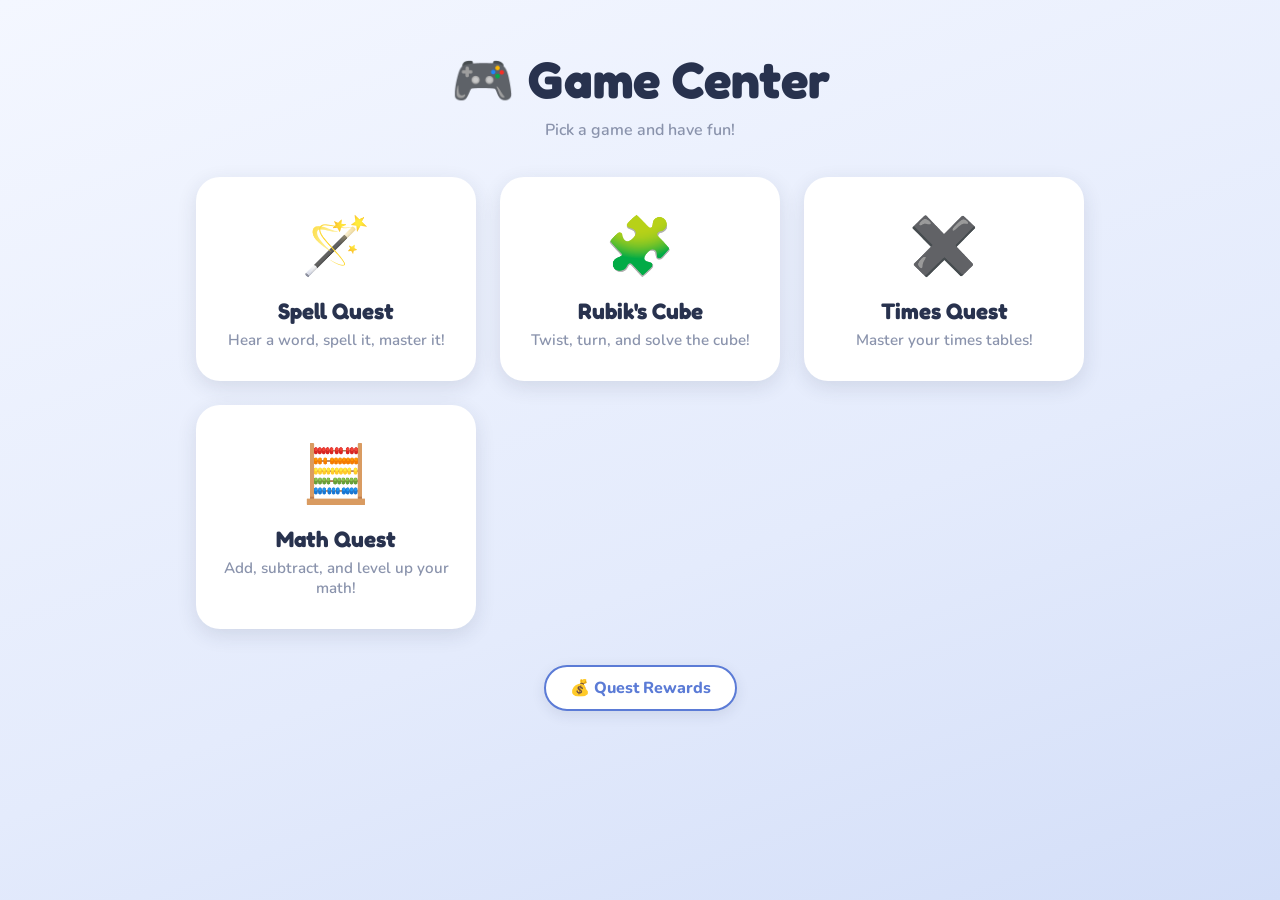
<file: index.html>
<!DOCTYPE html>
<html lang="en">
<head>
  <meta charset="utf-8">
  <meta name="viewport" content="width=device-width, initial-scale=1">
  <title>Game Center</title>
  <link rel="preconnect" href="https://fonts.googleapis.com">
  <link rel="preconnect" href="https://fonts.gstatic.com" crossorigin>
  <link href="https://fonts.googleapis.com/css2?family=Fredoka:wght@500;600;700&family=Nunito:wght@600;800&display=swap" rel="stylesheet">
  <style>
    * { margin: 0; padding: 0; box-sizing: border-box; touch-action: manipulation; }
    body {
      font-family: 'Nunito', sans-serif;
      background: linear-gradient(160deg, #F4F7FF 0%, #E4EBFC 60%, #D3DEF8 100%);
      min-height: 100vh;
      display: flex;
      flex-direction: column;
      align-items: center;
      padding: 24px;
    }
    h1 {
      font-family: 'Fredoka', sans-serif;
      font-size: clamp(2rem, 6vw, 3.2rem);
      color: #28324E;
      margin: 24px 0 8px;
      text-align: center;
    }
    p.tag { color: #8A93AC; font-weight: 600; margin-bottom: 36px; text-align: center; }
    .games {
      display: grid;
      grid-template-columns: repeat(auto-fit, minmax(240px, 280px));
      gap: 24px;
      justify-content: center;
      width: 100%;
      max-width: 960px;
    }
    a.card {
      background: #fff;
      border-radius: 24px;
      padding: 28px 24px;
      text-decoration: none;
      box-shadow: 0 6px 20px rgba(40, 50, 78, .12);
      transition: transform .15s ease, box-shadow .15s ease;
      text-align: center;
      border: 3px solid transparent;
    }
    a.card:hover, a.card:focus-visible {
      transform: translateY(-4px) scale(1.02);
      box-shadow: 0 12px 28px rgba(40, 50, 78, .18);
      border-color: #5B7BD6;
    }
    .card .emoji { font-size: 3.5rem; display: block; margin-bottom: 12px; }
    .card h2 { font-family: 'Fredoka', sans-serif; color: #28324E; font-size: 1.4rem; margin-bottom: 6px; }
    .card p { color: #8A93AC; font-weight: 600; font-size: .95rem; }
    .rewards-link {
      margin-top: 36px;
      font-weight: 800;
      font-size: 1rem;
      color: #5B7BD6;
      text-decoration: none;
      background: #fff;
      border: 2px solid #5B7BD6;
      border-radius: 999px;
      padding: 10px 24px;
      box-shadow: 0 4px 14px rgba(40, 50, 78, .1);
    }
    .rewards-link:hover { background: #5B7BD6; color: #fff; }
  </style>
</head>
<body>
  <h1>🎮 Game Center</h1>
  <p class="tag">Pick a game and have fun!</p>
  <div class="games">
    <a class="card" href="spell-quest/">
      <span class="emoji">🪄</span>
      <h2>Spell Quest</h2>
      <p>Hear a word, spell it, master it!</p>
    </a>
    <a class="card" href="rubiks-cube/">
      <span class="emoji">🧩</span>
      <h2>Rubik's Cube</h2>
      <p>Twist, turn, and solve the cube!</p>
    </a>
    <a class="card" href="times-quest/">
      <span class="emoji">✖️</span>
      <h2>Times Quest</h2>
      <p>Master your times tables!</p>
    </a>
    <a class="card" href="math-quest/">
      <span class="emoji">🧮</span>
      <h2>Math Quest</h2>
      <p>Add, subtract, and level up your math!</p>
    </a>
  </div>
  <a class="rewards-link" href="rewards/">💰 Quest Rewards</a>
</body>
</html>
</file>
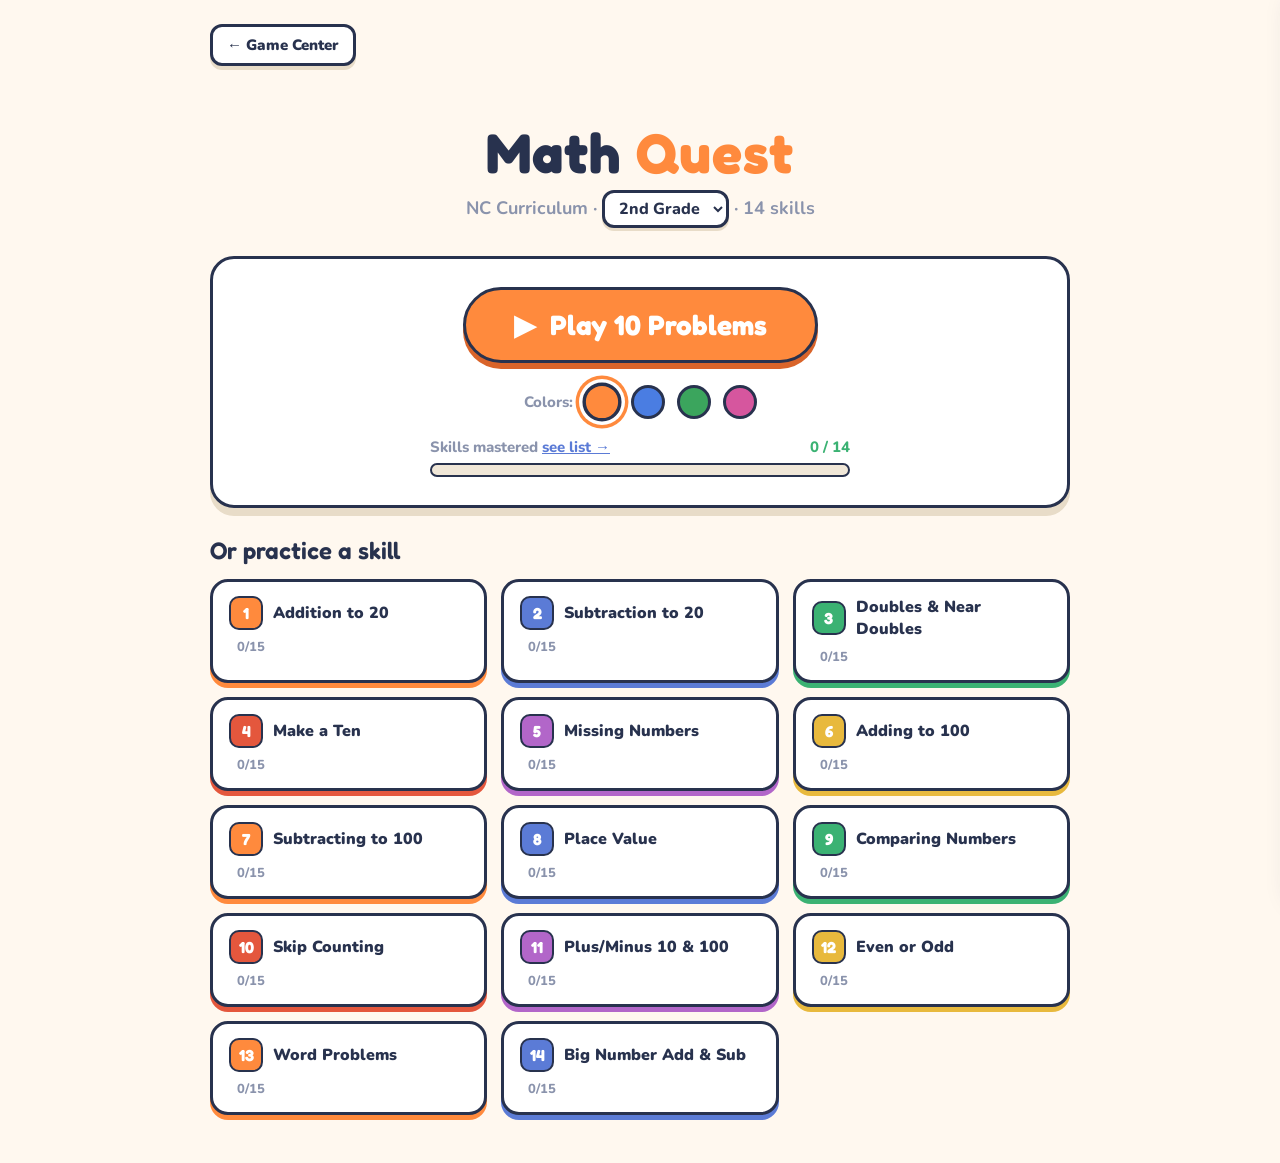
<file: math-quest/index.html>
<!DOCTYPE html>
<html lang="en">
<head>
  <meta charset="utf-8">
  <meta name="viewport" content="width=device-width, initial-scale=1, viewport-fit=cover">
  <title>Math Quest</title>
  <meta name="theme-color" content="#FFF8EF">
  <meta name="apple-mobile-web-app-capable" content="yes">
  <meta name="apple-mobile-web-app-status-bar-style" content="default">
  <meta name="apple-mobile-web-app-title" content="Math Quest">
  <link rel="preconnect" href="https://fonts.googleapis.com">
  <link rel="preconnect" href="https://fonts.gstatic.com" crossorigin>
  <link href="https://fonts.googleapis.com/css2?family=Fredoka:wght@400;500;600;700&family=Nunito:wght@400;600;700;800;900&display=swap" rel="stylesheet">
  <link rel="stylesheet" href="styles.css">
</head>
<body>
  <canvas id="confetti"></canvas>
  <main id="app"></main>
  <script src="../rewards-lib.js"></script>
  <script src="app.js"></script>
</body>
</html>
</file>
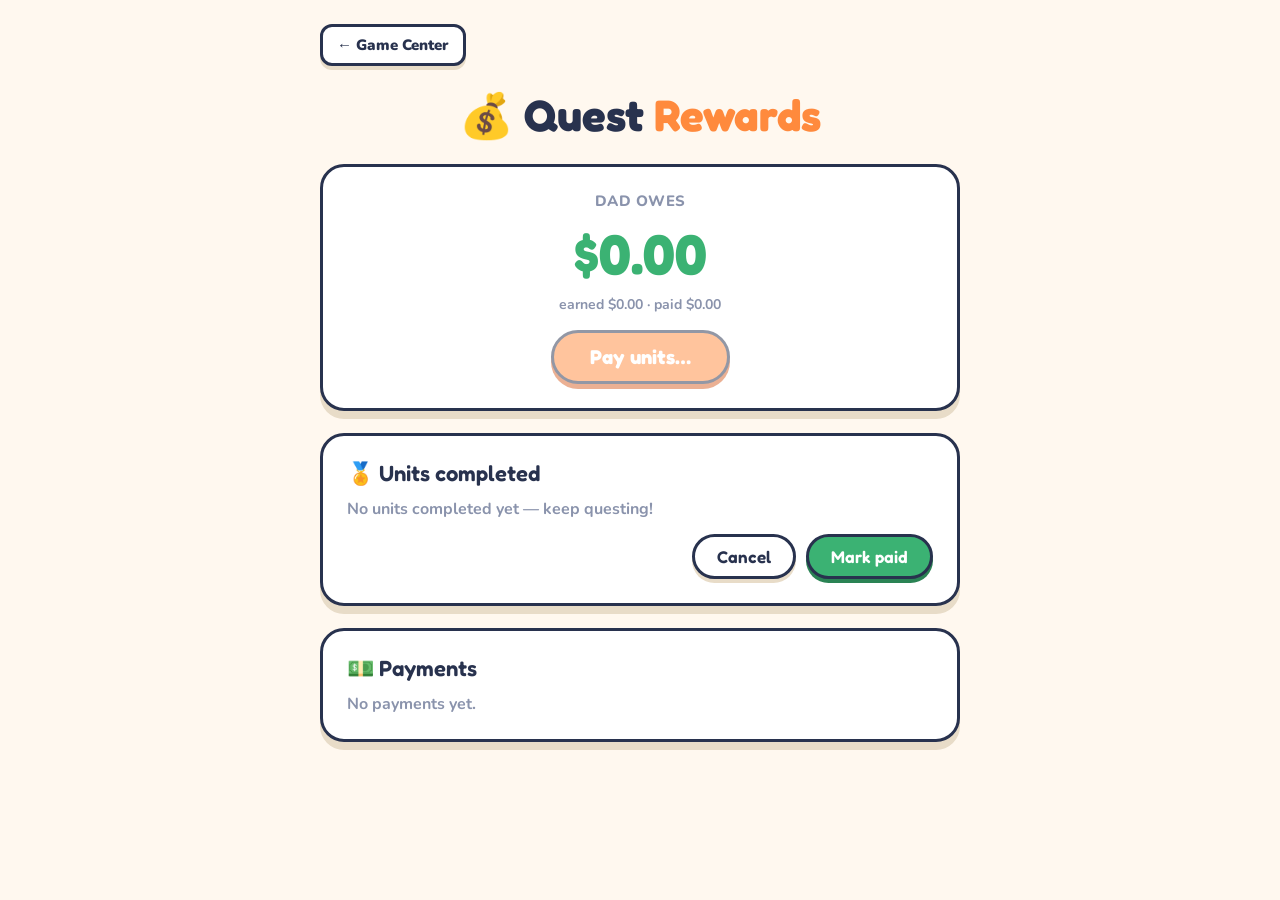
<file: rewards/index.html>
<!DOCTYPE html>
<html lang="en">
<head>
  <meta charset="utf-8">
  <meta name="viewport" content="width=device-width, initial-scale=1, viewport-fit=cover">
  <title>Quest Rewards</title>
  <meta name="theme-color" content="#FFF8EF">
  <link rel="preconnect" href="https://fonts.googleapis.com">
  <link rel="preconnect" href="https://fonts.gstatic.com" crossorigin>
  <link href="https://fonts.googleapis.com/css2?family=Fredoka:wght@400;500;600;700&family=Nunito:wght@400;600;700;800;900&display=swap" rel="stylesheet">
  <style>
    :root {
      --bg: #FFF8EF;
      --accent: #FF8A3D;
      --accent-dark: #D9642A;
      --ink: #28324E;
      --muted: #8A93AC;
      --shadow: #E8DCC8;
      --track: #F0E7D8;
      --green: #3BB273;
      --green-dark: #2A8354;
      --red: #E4573D;
    }
    * { box-sizing: border-box; touch-action: manipulation; }
    html, body { margin: 0; padding: 0; }
    body {
      min-height: 100vh;
      background: var(--bg);
      font-family: Nunito, sans-serif;
      color: var(--ink);
      display: flex;
      flex-direction: column;
      align-items: center;
      padding: 24px 16px 48px;
    }
    .screen { width: 100%; max-width: 640px; display: flex; flex-direction: column; gap: 22px; }
    .back-btn {
      align-self: flex-start;
      background: #FFFFFF;
      border: 3px solid var(--ink);
      border-radius: 12px;
      padding: 8px 14px;
      font-weight: 900;
      font-size: 15px;
      color: var(--ink);
      cursor: pointer;
      box-shadow: 0 4px 0 var(--shadow);
      text-decoration: none;
    }
    .logo { font-family: Fredoka, sans-serif; font-weight: 700; font-size: 44px; text-align: center; }
    .logo .q { color: var(--accent); }
    .card {
      background: #FFFFFF;
      border: 3px solid var(--ink);
      border-radius: 24px;
      box-shadow: 0 8px 0 var(--shadow);
      padding: 24px;
    }
    .balance-card { text-align: center; display: flex; flex-direction: column; gap: 8px; }
    .balance-label { font-weight: 800; font-size: 15px; color: var(--muted); letter-spacing: 0.5px; }
    .balance { font-family: Fredoka, sans-serif; font-weight: 700; font-size: 56px; color: var(--green); }
    .balance-sub { font-weight: 700; font-size: 14px; color: var(--muted); }
    .pay-btn {
      margin-top: 8px;
      align-self: center;
      font-family: Fredoka, sans-serif;
      font-weight: 700;
      font-size: 20px;
      color: #FFFFFF;
      background: var(--accent);
      border: 3px solid var(--ink);
      border-radius: 999px;
      padding: 12px 36px;
      cursor: pointer;
      box-shadow: 0 5px 0 var(--accent-dark);
    }
    .pay-btn:active { transform: translateY(3px); box-shadow: 0 2px 0 var(--accent-dark); }
    .pay-btn:disabled { opacity: 0.5; cursor: default; }
    h2 { font-family: Fredoka, sans-serif; font-weight: 600; font-size: 22px; margin: 0 0 12px; }
    .row { display: flex; justify-content: space-between; align-items: center; padding: 7px 0; border-bottom: 2px solid var(--track); gap: 10px; }
    .row:last-child { border-bottom: none; }
    .row .name { font-weight: 800; font-size: 15px; flex: 1; }
    .row .game { font-weight: 700; font-size: 12px; color: var(--muted); display: block; }
    .row .when { font-weight: 700; font-size: 13px; color: var(--muted); white-space: nowrap; }
    .row .amt { font-family: Fredoka, sans-serif; font-weight: 600; font-size: 16px; color: var(--green); white-space: nowrap; }
    .row .amt.paid { color: var(--red); }
    .row .paid-tag {
      font-weight: 800;
      font-size: 12px;
      color: var(--green-dark);
      background: #E3F4EA;
      border: 2px solid var(--green);
      border-radius: 999px;
      padding: 3px 10px;
      white-space: nowrap;
    }
    .row.paid-row .name, .row.paid-row .game { color: var(--muted); }
    .row input[type="checkbox"] {
      width: 24px;
      height: 24px;
      accent-color: var(--green);
      cursor: pointer;
      flex-shrink: 0;
    }
    .empty { font-weight: 700; color: var(--muted); }
    .select-bar {
      display: flex;
      align-items: center;
      justify-content: space-between;
      gap: 12px;
      margin-top: 14px;
    }
    .select-total { font-family: Fredoka, sans-serif; font-weight: 600; font-size: 18px; }
    .bar-btn {
      font-family: Fredoka, sans-serif;
      font-weight: 600;
      font-size: 17px;
      border: 3px solid var(--ink);
      border-radius: 999px;
      padding: 9px 22px;
      cursor: pointer;
    }
    .bar-btn.ok { color: #FFFFFF; background: var(--green); box-shadow: 0 4px 0 var(--green-dark); }
    .bar-btn.ok:disabled { opacity: 0.5; }
    .bar-btn.cancel { color: var(--ink); background: #FFFFFF; box-shadow: 0 4px 0 var(--shadow); }
    dialog {
      border: 3px solid var(--ink);
      border-radius: 20px;
      box-shadow: 0 8px 0 var(--shadow);
      padding: 24px;
      width: min(92vw, 360px);
      font-family: Nunito, sans-serif;
      color: var(--ink);
    }
    dialog::backdrop { background: rgba(40, 50, 78, 0.45); }
    dialog h3 { font-family: Fredoka, sans-serif; font-weight: 600; font-size: 22px; margin: 0 0 6px; }
    dialog p { font-weight: 700; font-size: 14px; color: var(--muted); margin: 0 0 14px; }
    dialog input {
      width: 100%;
      font-family: Fredoka, sans-serif;
      font-weight: 600;
      font-size: 26px;
      text-align: center;
      color: var(--ink);
      background: var(--bg);
      border: 3px solid var(--ink);
      border-radius: 12px;
      padding: 10px;
      margin-bottom: 14px;
    }
    dialog input:focus { outline: none; }
    .dlg-row { display: flex; gap: 10px; justify-content: flex-end; }
    .dlg-btn {
      font-family: Fredoka, sans-serif;
      font-weight: 600;
      font-size: 17px;
      border: 3px solid var(--ink);
      border-radius: 999px;
      padding: 9px 22px;
      cursor: pointer;
    }
    .dlg-btn.ok { color: #FFFFFF; background: var(--green); box-shadow: 0 4px 0 var(--green-dark); }
    .dlg-btn.cancel { color: var(--ink); background: #FFFFFF; box-shadow: 0 4px 0 var(--shadow); }
    .dlg-err { font-weight: 800; font-size: 14px; color: var(--red); min-height: 18px; margin: -6px 0 8px; }
  </style>
</head>
<body>
  <main class="screen">
    <a class="back-btn" href="../">← Game Center</a>
    <div class="logo">💰 Quest <span class="q">Rewards</span></div>

    <div class="card balance-card">
      <span class="balance-label">DAD OWES</span>
      <span class="balance" id="balance">$0.00</span>
      <span class="balance-sub" id="balanceSub"></span>
      <button class="pay-btn" id="payBtn">Pay units…</button>
    </div>

    <div class="card">
      <h2>🏅 Units completed</h2>
      <div id="unitList"><span class="empty">No units completed yet — keep questing!</span></div>
      <div class="select-bar" id="selectBar" hidden>
        <span class="select-total" id="selectTotal"></span>
        <span style="display:flex;gap:10px">
          <button class="bar-btn cancel" id="selCancel">Cancel</button>
          <button class="bar-btn ok" id="selPay">Mark paid</button>
        </span>
      </div>
    </div>

    <div class="card">
      <h2>💵 Payments</h2>
      <div id="payList"><span class="empty">No payments yet.</span></div>
    </div>
  </main>

  <dialog id="pinDialog">
    <h3 id="pinTitle">Grown-ups only</h3>
    <p id="pinMsg">Enter the 4-digit PIN.</p>
    <input id="pinInput" inputmode="numeric" pattern="[0-9]*" maxlength="4" placeholder="••••" autocomplete="off">
    <div class="dlg-err" id="pinErr"></div>
    <div class="dlg-row">
      <button class="dlg-btn cancel" id="pinCancel">Cancel</button>
      <button class="dlg-btn ok" id="pinOk">OK</button>
    </div>
  </dialog>

  <script src="../rewards-lib.js"></script>
  <script>
    'use strict';

    const MATH_NAMES = {
      add20: 'Addition to 20', sub20: 'Subtraction to 20', doubles: 'Doubles & Near Doubles',
      maketen: 'Make a Ten', missing: 'Missing Numbers', add100: 'Adding to 100',
      sub100: 'Subtracting to 100', place: 'Place Value', compare: 'Comparing Numbers',
      skip: 'Skip Counting', mental: 'Plus/Minus 10 & 100', evenodd: 'Even or Odd',
      story: 'Word Problems', big: 'Big Number Add & Sub'
    };
    const GRADE_NAMES = { g2: '2nd Grade', g3: '3rd Grade', g4: '4th Grade' };
    let SPELL_UNITS = [];
    let selecting = false;

    function dollars(cents) { return '$' + (cents / 100).toFixed(2); }
    function when(ts) { return new Date(ts).toLocaleDateString(undefined, { month: 'short', day: 'numeric' }); }

    function keyInfo(key) {
      const p = key.split(':');
      if (p[0] === 'times') return { game: 'Times Quest', name: '×' + p[1].slice(1) + ' table' };
      if (p[0] === 'spell') {
        const u = SPELL_UNITS[+p[1].slice(1)];
        return { game: 'Spell Quest', name: u ? u.name : 'Unit ' + (+p[1].slice(1) + 1) };
      }
      if (p[0] === 'math') return { game: 'Math Quest · ' + (GRADE_NAMES[p[1]] || p[1]), name: MATH_NAMES[p[2]] || p[2] };
      return { game: '', name: key };
    }

    function render() {
      const s = GCRewards.summary();
      document.getElementById('balance').textContent = dollars(s.balanceCents);
      document.getElementById('balanceSub').textContent =
        `earned ${dollars(s.earnedCents)} · paid ${dollars(s.paidCents)}`;
      document.getElementById('payBtn').disabled = !s.unpaidKeys.length;

      /* units: unpaid first (newest first within each group) */
      const entries = Object.entries(s.awarded)
        .sort((a, b) => ((a[0] in s.paidAt) - (b[0] in s.paidAt)) || b[1] - a[1]);
      if (entries.length) {
        document.getElementById('unitList').innerHTML = entries.map(([k, ts]) => {
          const info = keyInfo(k);
          const paid = k in s.paidAt;
          const check = selecting && !paid
            ? `<input type="checkbox" class="sel" data-k="${k}" checked>` : '';
          const right = paid
            ? `<span class="paid-tag">✓ Paid ${when(s.paidAt[k])}</span>`
            : `<span class="amt">+${GCRewards.CENTS_PER_UNIT}¢</span>`;
          return `<div class="row${paid ? ' paid-row' : ''}">
            ${check}
            <span class="name">${info.name}<span class="game">${info.game}</span></span>
            <span class="when">${when(ts)}</span>
            ${right}
          </div>`;
        }).join('');
      }

      const bar = document.getElementById('selectBar');
      bar.hidden = !selecting;
      if (selecting) {
        document.querySelectorAll('input.sel').forEach(c => c.addEventListener('change', updateSelectTotal));
        updateSelectTotal();
      }

      if (s.payments.length) {
        document.getElementById('payList').innerHTML = [...s.payments].reverse().map(p => {
          const keys = p.keys || [];
          const label = keys.length
            ? (keys.length <= 2 ? keys.map(k => keyInfo(k).name).join(', ') : keys.length + ' units')
            : 'Payment';
          return `<div class="row">
            <span class="name">${label}<span class="game">paid by Dad</span></span>
            <span class="when">${when(p.ts)}</span>
            <span class="amt paid">−${dollars(p.cents)}</span>
          </div>`;
        }).join('');
      }
    }

    function selectedKeys() {
      return [...document.querySelectorAll('input.sel:checked')].map(c => c.dataset.k);
    }
    function updateSelectTotal() {
      const n = selectedKeys().length;
      document.getElementById('selectTotal').textContent =
        n ? `${n} unit${n > 1 ? 's' : ''} · ${dollars(n * GCRewards.CENTS_PER_UNIT)}` : 'Nothing selected';
      document.getElementById('selPay').disabled = !n;
    }

    /* --- PIN --- */
    const pinDialog = document.getElementById('pinDialog');
    function askPin() {
      return new Promise(resolve => {
        const first = !GCRewards.hasPin();
        document.getElementById('pinTitle').textContent = first ? 'Set a parent PIN' : 'Grown-ups only';
        document.getElementById('pinMsg').textContent = first
          ? 'Choose a 4-digit PIN. You’ll need it to mark units paid.'
          : 'Enter the 4-digit PIN.';
        const input = document.getElementById('pinInput');
        const err = document.getElementById('pinErr');
        input.value = ''; err.textContent = '';
        pinDialog.showModal();
        setTimeout(() => input.focus(), 50);

        const done = ok => { pinDialog.close(); cleanup(); resolve(ok); };
        const onOk = async () => {
          const pin = input.value.trim();
          if (!/^\d{4}$/.test(pin)) { err.textContent = 'PIN must be 4 digits.'; return; }
          if (first) { await GCRewards.setPin(pin); done(true); return; }
          if (await GCRewards.verifyPin(pin)) { done(true); }
          else { err.textContent = 'Wrong PIN.'; input.value = ''; input.focus(); }
        };
        const onCancel = () => done(false);
        function cleanup() {
          document.getElementById('pinOk').removeEventListener('click', onOk);
          document.getElementById('pinCancel').removeEventListener('click', onCancel);
        }
        document.getElementById('pinOk').addEventListener('click', onOk);
        document.getElementById('pinCancel').addEventListener('click', onCancel);
      });
    }

    /* --- selection flow --- */
    document.getElementById('payBtn').addEventListener('click', async () => {
      if (selecting || !await askPin()) return;
      selecting = true;
      render();
    });
    document.getElementById('selCancel').addEventListener('click', () => { selecting = false; render(); });
    document.getElementById('selPay').addEventListener('click', () => {
      const keys = selectedKeys();
      if (!keys.length) return;
      GCRewards.recordPayment(keys);
      selecting = false;
      render();
    });

    /* --- bootstrap --- */
    fetch('../spell-quest/word-list.json')
      .then(r => r.json())
      .then(d => { SPELL_UNITS = d; render(); })
      .catch(() => render());
    render();
  </script>
</body>
</html>
</file>
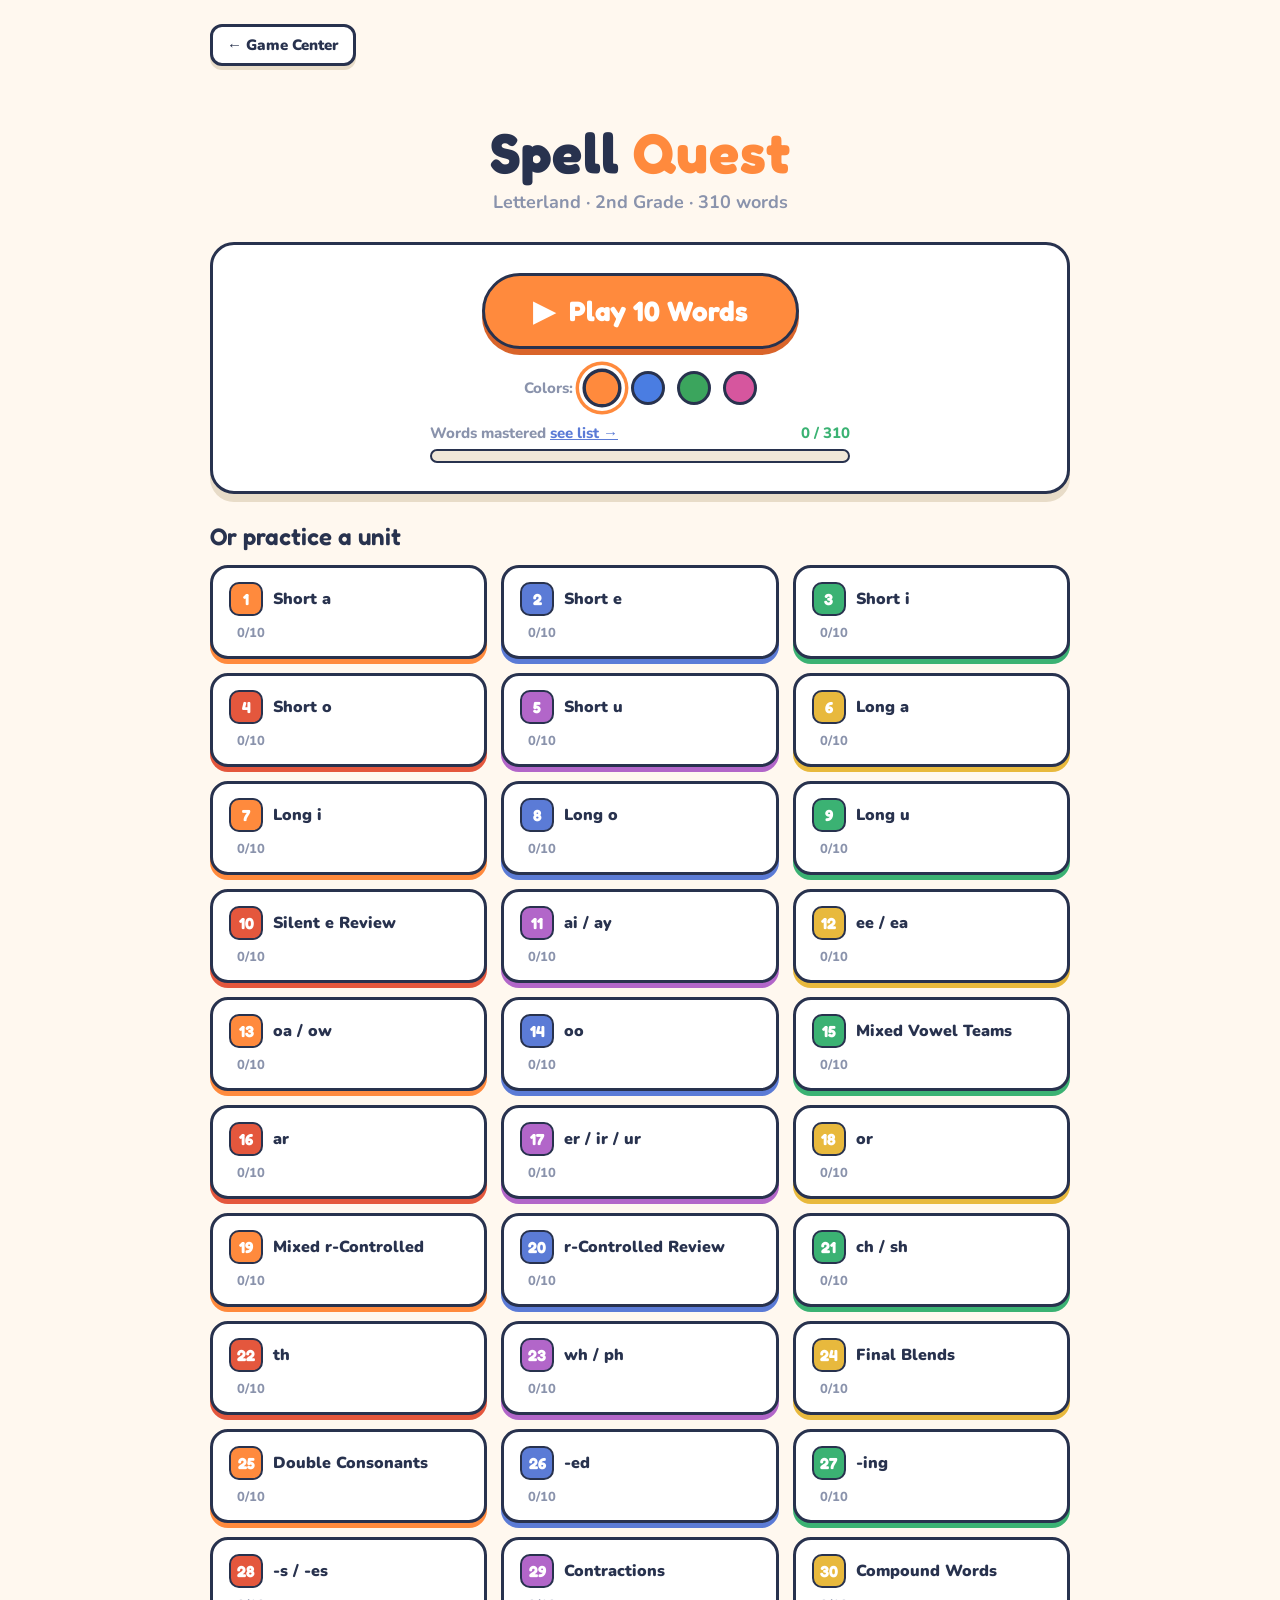
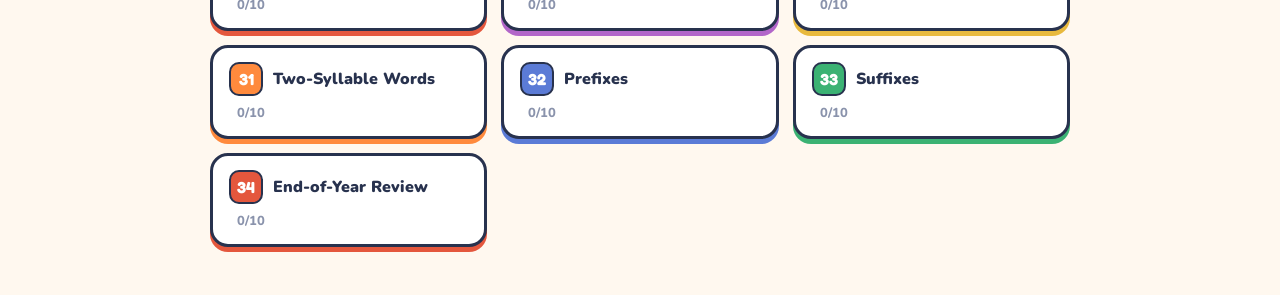
<file: spell-quest/index.html>
<!DOCTYPE html>
<html lang="en">
<head>
  <meta charset="utf-8">
  <meta name="viewport" content="width=device-width, initial-scale=1, viewport-fit=cover">
  <title>Spell Quest</title>
  <meta name="theme-color" content="#FFF8EF">
  <link rel="manifest" href="manifest.webmanifest">
  <link rel="icon" href="icons/icon.svg" type="image/svg+xml">
  <link rel="apple-touch-icon" href="icons/icon-192.png">
  <meta name="apple-mobile-web-app-capable" content="yes">
  <meta name="apple-mobile-web-app-status-bar-style" content="default">
  <meta name="apple-mobile-web-app-title" content="Spell Quest">
  <link rel="preconnect" href="https://fonts.googleapis.com">
  <link rel="preconnect" href="https://fonts.gstatic.com" crossorigin>
  <link href="https://fonts.googleapis.com/css2?family=Fredoka:wght@400;500;600;700&family=Nunito:wght@400;600;700;800;900&display=swap" rel="stylesheet">
  <link rel="stylesheet" href="styles.css">
</head>
<body>
  <canvas id="confetti"></canvas>
  <main id="app"></main>
  <script src="../rewards-lib.js"></script>
  <script src="app.js"></script>
</body>
</html>
</file>
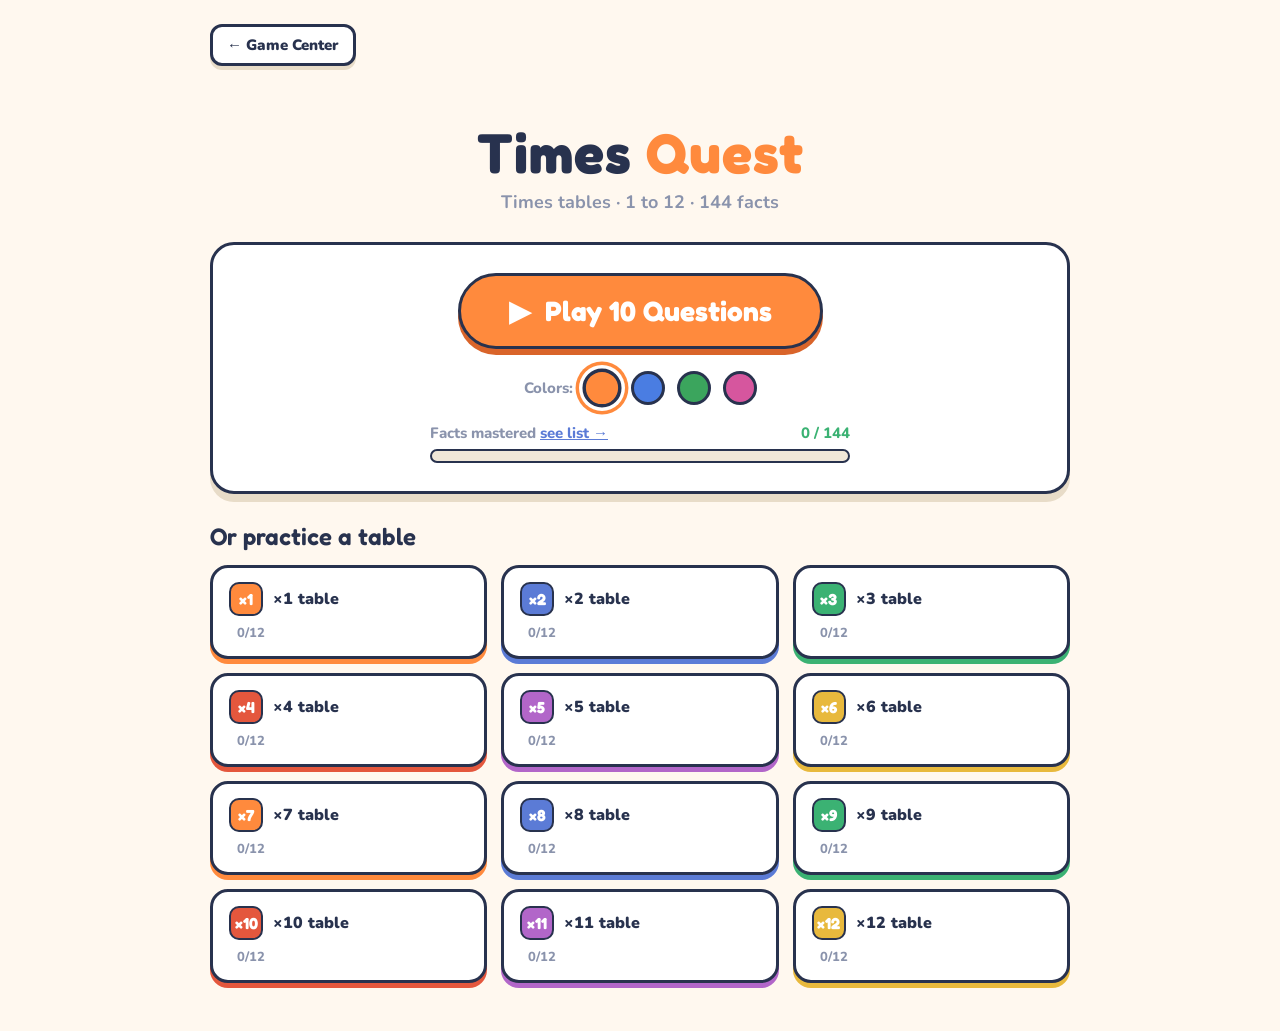
<file: times-quest/index.html>
<!DOCTYPE html>
<html lang="en">
<head>
  <meta charset="utf-8">
  <meta name="viewport" content="width=device-width, initial-scale=1, viewport-fit=cover">
  <title>Times Quest</title>
  <meta name="theme-color" content="#FFF8EF">
  <meta name="apple-mobile-web-app-capable" content="yes">
  <meta name="apple-mobile-web-app-status-bar-style" content="default">
  <meta name="apple-mobile-web-app-title" content="Times Quest">
  <link rel="preconnect" href="https://fonts.googleapis.com">
  <link rel="preconnect" href="https://fonts.gstatic.com" crossorigin>
  <link href="https://fonts.googleapis.com/css2?family=Fredoka:wght@400;500;600;700&family=Nunito:wght@400;600;700;800;900&display=swap" rel="stylesheet">
  <link rel="stylesheet" href="styles.css">
</head>
<body>
  <canvas id="confetti"></canvas>
  <main id="app"></main>
  <script src="../rewards-lib.js"></script>
  <script src="app.js"></script>
</body>
</html>
</file>
<file: math-quest/styles.css>
:root {
  --bg: #FFF8EF;
  --accent: #FF8A3D;
  --accent-dark: #D9642A;
  --ink: #28324E;
  --muted: #8A93AC;
  --shadow: #E8DCC8;
  --track: #F0E7D8;
  --green: #3BB273;
  --green-dark: #2A8354;
  --red: #E4573D;
  --amber: #E8B93D;
  --blue: #5B7BD6;
  --blue-dark: #3D57A3;
}

* { box-sizing: border-box; touch-action: manipulation; }

html, body { margin: 0; padding: 0; }

body {
  min-height: 100vh;
  background: var(--bg);
  transition: background 0.4s;
  font-family: Nunito, sans-serif;
  color: var(--ink);
  display: flex;
  flex-direction: column;
  align-items: center;
  padding: 24px 16px 48px;
}

a { color: var(--accent); }
input:focus { outline: none; }
button { font-family: Nunito, sans-serif; }

#confetti {
  position: fixed;
  inset: 0;
  width: 100%;
  height: 100%;
  pointer-events: none;
  z-index: 50;
}

#app {
  width: 100%;
  display: flex;
  flex-direction: column;
  align-items: center;
}

/* ---------- keyframes ---------- */
@keyframes sq-pop { 0% { transform: scale(0.6); opacity: 0; } 60% { transform: scale(1.08); } 100% { transform: scale(1); opacity: 1; } }
@keyframes sq-shake { 0%,100% { transform: translateX(0); } 20% { transform: translateX(-10px); } 40% { transform: translateX(10px); } 60% { transform: translateX(-6px); } 80% { transform: translateX(6px); } }
@keyframes sq-bounce { 0%,100% { transform: translateY(0); } 50% { transform: translateY(-8px); } }
@keyframes sq-pulse { 0%,100% { transform: scale(1); } 50% { transform: scale(1.05); } }

/* ---------- shared ---------- */
.screen { width: 100%; display: flex; flex-direction: column; animation: sq-pop 0.35s ease; }

.card {
  background: #FFFFFF;
  border: 3px solid var(--ink);
  border-radius: 24px;
  box-shadow: 0 8px 0 var(--shadow);
}

.back-btn {
  background: #FFFFFF;
  border: 3px solid var(--ink);
  border-radius: 12px;
  padding: 8px 14px;
  font-weight: 900;
  font-size: 15px;
  color: var(--ink);
  cursor: pointer;
  box-shadow: 0 4px 0 var(--shadow);
}

.fredoka { font-family: Fredoka, sans-serif; }

.home-back { align-self: flex-start; text-decoration: none; }

/* ---------- home ---------- */
.home { max-width: 860px; gap: 28px; animation-duration: 0.4s; }

.logo-wrap { text-align: center; padding-top: 24px; }
.logo {
  font-family: Fredoka, sans-serif;
  font-weight: 700;
  font-size: 56px;
  letter-spacing: 1px;
  color: var(--ink);
}
.logo .quest { color: var(--accent); }
.tagline { font-size: 18px; font-weight: 700; color: var(--muted); margin-top: 4px; }

.grade-select {
  font-family: Nunito, sans-serif;
  font-weight: 800;
  font-size: 16px;
  color: var(--ink);
  background: #FFFFFF;
  border: 3px solid var(--ink);
  border-radius: 12px;
  padding: 4px 10px;
  cursor: pointer;
  box-shadow: 0 3px 0 var(--shadow);
}

.hero {
  padding: 28px;
  display: flex;
  flex-direction: column;
  align-items: center;
  gap: 18px;
}

.play-btn {
  font-family: Fredoka, sans-serif;
  font-weight: 700;
  font-size: 28px;
  color: #FFFFFF;
  background: var(--accent);
  border: 3px solid var(--ink);
  border-radius: 999px;
  padding: 18px 48px;
  cursor: pointer;
  box-shadow: 0 6px 0 var(--accent-dark);
  animation: sq-pulse 2s ease infinite;
}
.play-btn:hover { filter: brightness(1.08); }
.play-btn:active { transform: translateY(4px); box-shadow: 0 2px 0 var(--accent-dark); animation: none; }

.theme-row { display: flex; align-items: center; gap: 12px; margin-top: 4px; }
.theme-label { font-weight: 800; font-size: 15px; color: var(--muted); }
.swatch {
  width: 34px;
  height: 34px;
  border-radius: 999px;
  border: 3px solid var(--ink);
  cursor: pointer;
  transition: all 0.15s;
}
.swatch.selected { transform: scale(1.15); }

.mastery-btn {
  width: 100%;
  max-width: 420px;
  display: flex;
  flex-direction: column;
  gap: 6px;
  background: none;
  border: none;
  padding: 0;
  cursor: pointer;
}
.mastery-btn:hover { opacity: 0.85; }
.mastery-labels {
  width: 100%;
  display: flex;
  justify-content: space-between;
  font-weight: 800;
  font-size: 15px;
  color: var(--muted);
}
.mastery-labels .see-list { text-decoration: underline; color: var(--blue); }
.mastery-labels .count { color: var(--green); }
.mastery-track {
  width: 100%;
  height: 14px;
  background: var(--track);
  border: 2px solid var(--ink);
  border-radius: 999px;
  overflow: hidden;
}
.mastery-fill { height: 100%; background: var(--green); border-radius: 999px; }

.units-heading { font-family: Fredoka, sans-serif; font-weight: 600; font-size: 24px; margin-bottom: 14px; }
.unit-grid { display: grid; grid-template-columns: repeat(auto-fill, minmax(230px, 1fr)); gap: 14px; }
.unit-card {
  text-align: left;
  background: #FFFFFF;
  border: 3px solid var(--ink);
  border-radius: 18px;
  padding: 14px 16px;
  cursor: pointer;
  display: flex;
  flex-direction: column;
  gap: 8px;
  transition: transform 0.15s;
}
.unit-card:hover { transform: translateY(-2px); }
.unit-head { display: flex; align-items: center; gap: 10px; }
.unit-num {
  min-width: 34px;
  height: 34px;
  display: inline-flex;
  align-items: center;
  justify-content: center;
  color: #FFFFFF;
  border: 2px solid var(--ink);
  border-radius: 10px;
  font-family: Fredoka, sans-serif;
  font-weight: 700;
  font-size: 16px;
}
.unit-name { font-weight: 900; font-size: 16px; color: var(--ink); }
.unit-progress { display: flex; align-items: center; gap: 8px; }
.unit-track { flex: 1; height: 8px; background: var(--track); border-radius: 999px; overflow: hidden; }
.unit-fill { height: 100%; background: var(--green); }
.unit-count { font-size: 13px; font-weight: 800; color: var(--muted); }

/* ---------- word list ---------- */
.words { max-width: 860px; gap: 26px; }
.words-header { display: flex; align-items: center; gap: 14px; padding-top: 8px; }
.words-title { font-family: Fredoka, sans-serif; font-weight: 700; font-size: 32px; color: var(--ink); }

.word-card { padding: 24px; display: flex; flex-direction: column; gap: 14px; }
.word-card-head { display: flex; align-items: center; gap: 10px; }
.word-card-title { font-family: Fredoka, sans-serif; font-weight: 700; font-size: 22px; }
.word-card-title.mastered { color: var(--green); }
.word-card-title.learning { color: #FF8A3D; }
.word-card-sub { font-weight: 800; font-size: 15px; color: var(--muted); }
.chip-wrap { display: flex; flex-wrap: wrap; gap: 8px; }
.chip {
  font-weight: 800;
  font-size: 16px;
  border-radius: 999px;
  padding: 6px 14px;
}
.chip.mastered { background: #E3F4EA; border: 2px solid var(--green); color: var(--green-dark); }
.chip.learning { background: #FFF8EF; border: 2px solid #E0D8C8; color: var(--ink); }
.chip.learning.half { border-color: var(--amber); }
.empty-note { font-weight: 700; font-size: 16px; color: var(--muted); }

/* ---------- round ---------- */
.round { max-width: 640px; gap: 22px; }
.round-bar { display: flex; align-items: center; gap: 14px; }
.dots { flex: 1; display: flex; justify-content: center; gap: 8px; }
.dot {
  width: 16px;
  height: 16px;
  border-radius: 999px;
  border: 2px solid var(--ink);
  background: var(--track);
  transition: all 0.2s;
}
.stars {
  font-family: Fredoka, sans-serif;
  font-weight: 700;
  font-size: 18px;
  color: var(--accent);
  min-width: 70px;
  text-align: right;
}

.round-card {
  padding: 36px 28px;
  display: flex;
  flex-direction: column;
  align-items: center;
  gap: 22px;
}
.round-card.shake { animation: sq-shake 0.4s ease; }

.round-context { font-weight: 800; font-size: 16px; color: var(--muted); letter-spacing: 0.5px; }

.problem {
  font-family: Fredoka, sans-serif;
  font-weight: 700;
  font-size: 52px;
  letter-spacing: 2px;
  color: var(--ink);
  text-align: center;
  white-space: pre-line;
}
.problem.story {
  font-size: 26px;
  font-weight: 600;
  letter-spacing: 0;
  line-height: 1.5;
  max-width: 480px;
}

.hear-again {
  background: none;
  border: none;
  font-weight: 800;
  font-size: 15px;
  color: var(--blue);
  cursor: pointer;
  text-decoration: underline;
  margin-top: -12px;
}

.choice-row { display: flex; gap: 16px; justify-content: center; flex-wrap: wrap; }
.choice-btn {
  font-family: Fredoka, sans-serif;
  font-weight: 700;
  font-size: 36px;
  min-width: 96px;
  color: var(--ink);
  background: #FFFFFF;
  border: 3px solid var(--ink);
  border-radius: 18px;
  padding: 12px 26px;
  cursor: pointer;
  box-shadow: 0 6px 0 var(--shadow);
}
.choice-btn:hover { background: var(--bg); }
.choice-btn:active { transform: translateY(4px); box-shadow: 0 2px 0 var(--shadow); }
.choice-btn.correct { background: var(--green); color: #FFFFFF; box-shadow: 0 6px 0 var(--green-dark); }

.reveal { text-align: center; }
.reveal-label { font-weight: 800; font-size: 15px; color: var(--red); }
.reveal-word {
  font-family: Fredoka, sans-serif;
  font-weight: 700;
  font-size: 44px;
  letter-spacing: 4px;
  color: var(--ink);
}
.reveal-hint { font-weight: 700; font-size: 15px; color: var(--muted); }

.answer-input {
  width: 100%;
  max-width: 280px;
  font-family: Fredoka, sans-serif;
  font-weight: 600;
  font-size: 40px;
  text-align: center;
  letter-spacing: 6px;
  color: var(--ink);
  background: #FFF8EF;
  border: 3px solid var(--ink);
  border-radius: 18px;
  padding: 14px 18px;
}
.answer-input.wrong { border-color: var(--red); }
.answer-input.correct { border-color: var(--green); }

.feedback {
  min-height: 30px;
  font-family: Fredoka, sans-serif;
  font-weight: 600;
  font-size: 22px;
  text-align: center;
}

.check-btn {
  font-family: Fredoka, sans-serif;
  font-weight: 700;
  font-size: 24px;
  color: #FFFFFF;
  background: var(--green);
  border: 3px solid var(--ink);
  border-radius: 999px;
  padding: 12px 56px;
  cursor: pointer;
  box-shadow: 0 6px 0 var(--green-dark);
}
.check-btn:hover { background: #46C381; }
.check-btn:active { transform: translateY(4px); box-shadow: 0 2px 0 var(--green-dark); }

/* ---------- done ---------- */
.done {
  max-width: 560px;
  align-items: center;
  gap: 24px;
  padding-top: 40px;
  animation-duration: 0.4s;
  text-align: center;
}
.reward-banner {
  padding: 14px 24px;
  font-family: Fredoka, sans-serif;
  font-weight: 600;
  font-size: 20px;
  text-align: center;
}
.reward-cents { color: var(--green); font-weight: 700; }

.done-badge { font-size: 72px; animation: sq-bounce 1.2s ease infinite; }
.done-title { font-family: Fredoka, sans-serif; font-weight: 700; font-size: 44px; }
.done-stats { padding: 28px 40px; display: flex; gap: 36px; }
.stat-num { font-family: Fredoka, sans-serif; font-weight: 700; font-size: 40px; }
.stat-num.first { color: var(--green); }
.stat-num.solved { color: var(--blue); }
.stat-num.total { color: var(--accent); }
.stat-label { font-weight: 800; font-size: 14px; color: var(--muted); }
.done-actions { display: flex; gap: 14px; }
.done-btn {
  font-family: Fredoka, sans-serif;
  font-weight: 700;
  font-size: 22px;
  border: 3px solid var(--ink);
  border-radius: 999px;
  padding: 14px 36px;
  cursor: pointer;
}
.done-btn.again { color: #FFFFFF; background: var(--accent); box-shadow: 0 6px 0 var(--accent-dark); }
.done-btn.home { color: var(--ink); background: #FFFFFF; box-shadow: 0 6px 0 var(--shadow); }
.done-btn:active { transform: translateY(4px); box-shadow: 0 2px 0 var(--shadow); }
.done-btn.again:active { box-shadow: 0 2px 0 var(--accent-dark); }

/* ---------- toolbox ---------- */
.tools-btn { white-space: nowrap; }

#toolbox {
  position: fixed;
  top: 0;
  right: 0;
  bottom: 0;
  width: min(380px, 94vw);
  background: #FFFFFF;
  border-left: 3px solid var(--ink);
  box-shadow: -8px 0 24px rgba(40, 50, 78, 0.15);
  transform: translateX(105%);
  transition: transform 0.25s ease;
  z-index: 40;
  display: flex;
  flex-direction: column;
  padding: 16px;
  gap: 14px;
  overflow-y: auto;
}
#toolbox.open { transform: translateX(0); }

@media (min-width: 1100px) {
  body.toolbox-open #app { padding-right: 380px; }
}

.tb-head { display: flex; align-items: center; justify-content: space-between; }
.tb-title { font-family: Fredoka, sans-serif; font-weight: 700; font-size: 26px; color: var(--ink); }
.tb-close {
  width: 38px;
  height: 38px;
  border-radius: 12px;
  background: #FFFFFF;
  border: 3px solid var(--ink);
  font-weight: 900;
  font-size: 16px;
  color: var(--ink);
  cursor: pointer;
  box-shadow: 0 3px 0 var(--shadow);
}

.tb-tabs { display: grid; grid-template-columns: repeat(4, 1fr); gap: 6px; }
.tb-tab {
  font-family: Nunito, sans-serif;
  font-weight: 800;
  font-size: 11px;
  line-height: 1.25;
  padding: 7px 2px;
  border: 3px solid var(--ink);
  border-radius: 12px;
  background: #FFFFFF;
  color: var(--ink);
  cursor: pointer;
}
.tb-tab.active { background: var(--accent); color: #FFFFFF; box-shadow: 0 3px 0 var(--accent-dark); }

.tb-body { display: flex; flex-direction: column; gap: 14px; align-items: center; }
.tb-hint { font-weight: 700; font-size: 14px; color: var(--muted); text-align: center; }

.tb-total {
  font-family: Fredoka, sans-serif;
  font-weight: 700;
  font-size: 44px;
  color: var(--ink);
  background: var(--bg);
  border: 3px solid var(--ink);
  border-radius: 18px;
  padding: 4px 28px;
  min-width: 120px;
  text-align: center;
}

.tb-block-btns { display: flex; gap: 8px; flex-wrap: wrap; justify-content: center; }
.tb-add, .tb-jump {
  font-family: Fredoka, sans-serif;
  font-weight: 700;
  font-size: 18px;
  color: #FFFFFF;
  border: 3px solid var(--ink);
  border-radius: 12px;
  padding: 8px 14px;
  cursor: pointer;
}
.tb-add:active, .tb-jump:active { transform: translateY(2px); }
.tb-add.hundred { background: #5B7BD6; }
.tb-add.ten { background: #3BB273; }
.tb-add.five { background: #E8B93D; }
.tb-add.one { background: #E4573D; }

.tb-pile {
  display: flex;
  flex-wrap: wrap;
  gap: 6px;
  align-items: flex-end;
  justify-content: center;
  min-height: 70px;
  width: 100%;
}
.tb-block {
  border: 2px solid var(--ink);
  border-radius: 6px;
  cursor: pointer;
  font-family: Nunito, sans-serif;
  font-weight: 800;
  color: #FFFFFF;
  display: flex;
  align-items: center;
  justify-content: center;
}
.tb-block.hundred { width: 64px; height: 64px; background: #5B7BD6; font-size: 16px; }
.tb-block.ten { width: 22px; height: 64px; background: #3BB273; font-size: 11px; writing-mode: vertical-rl; }
.tb-block.five { width: 22px; height: 38px; background: #E8B93D; font-size: 11px; }
.tb-block.one { width: 20px; height: 20px; background: #E4573D; font-size: 10px; }

.tb-clear, .tb-set {
  font-family: Nunito, sans-serif;
  font-weight: 800;
  font-size: 15px;
  color: var(--ink);
  background: #FFFFFF;
  border: 3px solid var(--ink);
  border-radius: 12px;
  padding: 8px 18px;
  cursor: pointer;
  box-shadow: 0 3px 0 var(--shadow);
}
.tb-btn-row { display: flex; gap: 10px; }

.tb-start-row { display: flex; gap: 10px; align-items: center; }
.tb-start-input {
  width: 120px;
  font-family: Fredoka, sans-serif;
  font-weight: 600;
  font-size: 28px;
  text-align: center;
  color: var(--ink);
  background: var(--bg);
  border: 3px solid var(--ink);
  border-radius: 12px;
  padding: 8px;
}

.tb-jump-row { display: flex; gap: 6px; flex-wrap: wrap; justify-content: center; }
.tb-jump { font-size: 14px; padding: 7px 9px; }
.tb-jump.plus { background: var(--green); }
.tb-jump.minus { background: var(--red); }

.tb-nl-scroll { width: 100%; overflow-x: auto; padding: 4px 0; }

.tb-frame {
  display: grid;
  grid-template-columns: repeat(5, 44px);
  grid-template-rows: repeat(2, 44px);
  border: 3px solid var(--ink);
  border-radius: 8px;
  overflow: hidden;
}
.tb-cell {
  border: 1px solid var(--ink);
  background: #FFFFFF;
  cursor: pointer;
  padding: 0;
  position: relative;
}
.tb-cell.blue::after, .tb-cell.red::after {
  content: '';
  position: absolute;
  inset: 6px;
  border-radius: 999px;
  border: 2px solid var(--ink);
}
.tb-cell.blue::after { background: #5B7BD6; }
.tb-cell.red::after { background: #E4573D; }
.tb-cell.crossed::before {
  content: '✕';
  position: absolute;
  inset: 0;
  display: flex;
  align-items: center;
  justify-content: center;
  font-weight: 900;
  font-size: 20px;
  color: #FFFFFF;
  z-index: 1;
}

.tb-mode-row { display: flex; gap: 8px; justify-content: center; }
.tb-mode {
  font-family: Nunito, sans-serif;
  font-weight: 800;
  font-size: 14px;
  color: var(--muted);
  background: #FFFFFF;
  border: 3px solid var(--ink);
  border-radius: 999px;
  padding: 6px 16px;
  cursor: pointer;
}
.tb-mode.active { color: #FFFFFF; background: var(--accent); box-shadow: 0 3px 0 var(--accent-dark); }

/* --- place value mat --- */
.tb-mat { display: grid; grid-template-columns: 1fr 1fr 1fr; gap: 8px; width: 100%; }
.tb-mat-col {
  border: 3px solid var(--ink);
  border-radius: 12px;
  background: var(--bg);
  display: flex;
  flex-direction: column;
  min-height: 150px;
}
.tb-mat-head {
  font-family: Fredoka, sans-serif;
  font-weight: 600;
  font-size: 13px;
  text-align: center;
  color: #FFFFFF;
  background: var(--ink);
  padding: 4px 0;
  border-radius: 8px 8px 0 0;
}
.tb-mat-cells {
  flex: 1;
  display: flex;
  flex-wrap: wrap;
  gap: 4px;
  align-content: flex-start;
  justify-content: center;
  padding: 8px 4px;
}
.tb-mat-sum {
  font-family: Fredoka, sans-serif;
  font-weight: 700;
  font-size: 18px;
  text-align: center;
  color: var(--ink);
  border-top: 2px dashed var(--ink);
  padding: 4px 0;
}

/* --- hundreds chart --- */
.tb-hc {
  display: grid;
  grid-template-columns: repeat(10, 1fr);
  gap: 2px;
  width: 100%;
}
.tb-hc-cell {
  aspect-ratio: 1;
  font-family: Nunito, sans-serif;
  font-weight: 800;
  font-size: 10px;
  color: var(--ink);
  background: #FFFFFF;
  border: 1px solid var(--ink);
  border-radius: 6px;
  cursor: pointer;
  padding: 0;
}
.tb-hc-cell.trail { background: var(--track); }
.tb-hc-cell.current { background: var(--accent); color: #FFFFFF; border-width: 2px; }

/* --- bar diagram --- */
.tb-bar { width: 100%; display: flex; flex-direction: column; gap: 6px; }
.tb-bar-whole, .tb-bar-part {
  border: 3px solid var(--ink);
  border-radius: 12px;
  background: var(--bg);
  display: flex;
  flex-direction: column;
  align-items: center;
  padding: 8px 4px 4px;
}
.tb-bar-whole { background: #FFFFFF; }
.tb-bar-parts { display: grid; grid-template-columns: 1fr 1fr; gap: 6px; }
.tb-bar-input {
  width: 90%;
  font-family: Fredoka, sans-serif;
  font-weight: 700;
  font-size: 30px;
  text-align: center;
  color: var(--ink);
  background: none;
  border: none;
}
.tb-bar-label { font-weight: 800; font-size: 12px; color: var(--muted); text-transform: uppercase; letter-spacing: 1px; }

/* --- counters --- */
.tb-pairs {
  display: grid;
  grid-auto-flow: column;
  grid-template-rows: repeat(2, 40px);
  gap: 6px;
  justify-content: center;
  min-height: 88px;
  width: 100%;
  overflow-x: auto;
}
.tb-counter {
  width: 40px;
  height: 40px;
  border-radius: 999px;
  border: 3px solid var(--ink);
  cursor: pointer;
  padding: 0;
}
.tb-counter.red { background: #E4573D; }
.tb-counter.yellow { background: #E8B93D; }

/* --- array builder --- */
.tb-stepper-row { display: flex; gap: 12px; }
.tb-stepper {
  display: flex;
  align-items: center;
  gap: 8px;
  border: 3px solid var(--ink);
  border-radius: 12px;
  background: #FFFFFF;
  padding: 4px 8px;
  font-weight: 800;
  font-size: 14px;
  color: var(--ink);
}
.tb-stepper button {
  width: 30px;
  height: 30px;
  border-radius: 8px;
  border: 2px solid var(--ink);
  background: var(--bg);
  font-weight: 900;
  font-size: 16px;
  color: var(--ink);
  cursor: pointer;
}
.tb-array { display: grid; gap: 4px; justify-content: center; }
.tb-dot {
  width: 22px;
  height: 22px;
  margin: 2px;
  border-radius: 999px;
  background: var(--blue);
  border: 2px solid var(--ink);
}

/* ---------- small screens ---------- */
@media (max-width: 480px) {
  .logo { font-size: 44px; }
  .problem { font-size: 40px; }
  .problem.story { font-size: 22px; }
  .answer-input { font-size: 32px; letter-spacing: 4px; }
  .play-btn { font-size: 24px; padding: 16px 36px; }
  .done-stats { gap: 24px; padding: 24px 28px; }
}
</file>
<file: spell-quest/styles.css>
:root {
  --bg: #FFF8EF;
  --accent: #FF8A3D;
  --accent-dark: #D9642A;
  --ink: #28324E;
  --muted: #8A93AC;
  --shadow: #E8DCC8;
  --track: #F0E7D8;
  --green: #3BB273;
  --green-dark: #2A8354;
  --red: #E4573D;
  --amber: #E8B93D;
  --blue: #5B7BD6;
  --blue-dark: #3D57A3;
}

* { box-sizing: border-box; touch-action: manipulation; }

html, body { margin: 0; padding: 0; }

body {
  min-height: 100vh;
  background: var(--bg);
  transition: background 0.4s;
  font-family: Nunito, sans-serif;
  color: var(--ink);
  display: flex;
  flex-direction: column;
  align-items: center;
  padding: 24px 16px 48px;
}

a { color: var(--accent); }
input:focus { outline: none; }
button { font-family: Nunito, sans-serif; }

#confetti {
  position: fixed;
  inset: 0;
  width: 100%;
  height: 100%;
  pointer-events: none;
  z-index: 50;
}

#app {
  width: 100%;
  display: flex;
  flex-direction: column;
  align-items: center;
}

/* ---------- keyframes ---------- */
@keyframes sq-pop { 0% { transform: scale(0.6); opacity: 0; } 60% { transform: scale(1.08); } 100% { transform: scale(1); opacity: 1; } }
@keyframes sq-shake { 0%,100% { transform: translateX(0); } 20% { transform: translateX(-10px); } 40% { transform: translateX(10px); } 60% { transform: translateX(-6px); } 80% { transform: translateX(6px); } }
@keyframes sq-bounce { 0%,100% { transform: translateY(0); } 50% { transform: translateY(-8px); } }
@keyframes sq-pulse { 0%,100% { transform: scale(1); } 50% { transform: scale(1.05); } }

/* ---------- shared ---------- */
.screen { width: 100%; display: flex; flex-direction: column; animation: sq-pop 0.35s ease; }

.card {
  background: #FFFFFF;
  border: 3px solid var(--ink);
  border-radius: 24px;
  box-shadow: 0 8px 0 var(--shadow);
}

.back-btn {
  background: #FFFFFF;
  border: 3px solid var(--ink);
  border-radius: 12px;
  padding: 8px 14px;
  font-weight: 900;
  font-size: 15px;
  color: var(--ink);
  cursor: pointer;
  box-shadow: 0 4px 0 var(--shadow);
}

.fredoka { font-family: Fredoka, sans-serif; }

.home-back { align-self: flex-start; text-decoration: none; }

/* ---------- home ---------- */
.home { max-width: 860px; gap: 28px; animation-duration: 0.4s; }

.logo-wrap { text-align: center; padding-top: 24px; }
.logo {
  font-family: Fredoka, sans-serif;
  font-weight: 700;
  font-size: 56px;
  letter-spacing: 1px;
  color: var(--ink);
}
.logo .quest { color: var(--accent); }
.tagline { font-size: 18px; font-weight: 700; color: var(--muted); margin-top: 4px; }

.hero {
  padding: 28px;
  display: flex;
  flex-direction: column;
  align-items: center;
  gap: 18px;
}

.play-btn {
  font-family: Fredoka, sans-serif;
  font-weight: 700;
  font-size: 28px;
  color: #FFFFFF;
  background: var(--accent);
  border: 3px solid var(--ink);
  border-radius: 999px;
  padding: 18px 48px;
  cursor: pointer;
  box-shadow: 0 6px 0 var(--accent-dark);
  animation: sq-pulse 2s ease infinite;
}
.play-btn:hover { filter: brightness(1.08); }
.play-btn:active { transform: translateY(4px); box-shadow: 0 2px 0 var(--accent-dark); animation: none; }

.theme-row { display: flex; align-items: center; gap: 12px; margin-top: 4px; }
.theme-label { font-weight: 800; font-size: 15px; color: var(--muted); }
.swatch {
  width: 34px;
  height: 34px;
  border-radius: 999px;
  border: 3px solid var(--ink);
  cursor: pointer;
  transition: all 0.15s;
}
.swatch.selected { transform: scale(1.15); }

.mastery-btn {
  width: 100%;
  max-width: 420px;
  display: flex;
  flex-direction: column;
  gap: 6px;
  background: none;
  border: none;
  padding: 0;
  cursor: pointer;
}
.mastery-btn:hover { opacity: 0.85; }
.mastery-labels {
  width: 100%;
  display: flex;
  justify-content: space-between;
  font-weight: 800;
  font-size: 15px;
  color: var(--muted);
}
.mastery-labels .see-list { text-decoration: underline; color: var(--blue); }
.mastery-labels .count { color: var(--green); }
.mastery-track {
  width: 100%;
  height: 14px;
  background: var(--track);
  border: 2px solid var(--ink);
  border-radius: 999px;
  overflow: hidden;
}
.mastery-fill { height: 100%; background: var(--green); border-radius: 999px; }

.units-heading { font-family: Fredoka, sans-serif; font-weight: 600; font-size: 24px; margin-bottom: 14px; }
.unit-grid { display: grid; grid-template-columns: repeat(auto-fill, minmax(230px, 1fr)); gap: 14px; }
.unit-card {
  text-align: left;
  background: #FFFFFF;
  border: 3px solid var(--ink);
  border-radius: 18px;
  padding: 14px 16px;
  cursor: pointer;
  display: flex;
  flex-direction: column;
  gap: 8px;
  transition: transform 0.15s;
}
.unit-card:hover { transform: translateY(-2px); }
.unit-head { display: flex; align-items: center; gap: 10px; }
.unit-num {
  min-width: 34px;
  height: 34px;
  display: inline-flex;
  align-items: center;
  justify-content: center;
  color: #FFFFFF;
  border: 2px solid var(--ink);
  border-radius: 10px;
  font-family: Fredoka, sans-serif;
  font-weight: 700;
  font-size: 16px;
}
.unit-name { font-weight: 900; font-size: 16px; color: var(--ink); }
.unit-progress { display: flex; align-items: center; gap: 8px; }
.unit-track { flex: 1; height: 8px; background: var(--track); border-radius: 999px; overflow: hidden; }
.unit-fill { height: 100%; background: var(--green); }
.unit-count { font-size: 13px; font-weight: 800; color: var(--muted); }

/* ---------- word list ---------- */
.words { max-width: 860px; gap: 26px; }
.words-header { display: flex; align-items: center; gap: 14px; padding-top: 8px; }
.words-title { font-family: Fredoka, sans-serif; font-weight: 700; font-size: 32px; color: var(--ink); }

.word-card { padding: 24px; display: flex; flex-direction: column; gap: 14px; }
.word-card-head { display: flex; align-items: center; gap: 10px; }
.word-card-title { font-family: Fredoka, sans-serif; font-weight: 700; font-size: 22px; }
.word-card-title.mastered { color: var(--green); }
.word-card-title.learning { color: #FF8A3D; }
.word-card-sub { font-weight: 800; font-size: 15px; color: var(--muted); }
.chip-wrap { display: flex; flex-wrap: wrap; gap: 8px; }
.chip {
  font-weight: 800;
  font-size: 16px;
  border-radius: 999px;
  padding: 6px 14px;
}
.chip.mastered { background: #E3F4EA; border: 2px solid var(--green); color: var(--green-dark); }
.chip.learning { background: #FFF8EF; border: 2px solid #E0D8C8; color: var(--ink); }
.chip.learning.half { border-color: var(--amber); }
.empty-note { font-weight: 700; font-size: 16px; color: var(--muted); }

/* ---------- round ---------- */
.round { max-width: 640px; gap: 22px; }
.round-bar { display: flex; align-items: center; gap: 14px; }
.dots { flex: 1; display: flex; justify-content: center; gap: 8px; }
.dot {
  width: 16px;
  height: 16px;
  border-radius: 999px;
  border: 2px solid var(--ink);
  background: var(--track);
  transition: all 0.2s;
}
.stars {
  font-family: Fredoka, sans-serif;
  font-weight: 700;
  font-size: 18px;
  color: var(--accent);
  min-width: 70px;
  text-align: right;
}

.round-card {
  padding: 36px 28px;
  display: flex;
  flex-direction: column;
  align-items: center;
  gap: 22px;
}
.round-card.shake { animation: sq-shake 0.4s ease; }

.round-context { font-weight: 800; font-size: 16px; color: var(--muted); letter-spacing: 0.5px; }

.speaker-btn {
  width: 110px;
  height: 110px;
  border-radius: 999px;
  background: var(--blue);
  border: 3px solid var(--ink);
  box-shadow: 0 6px 0 var(--blue-dark);
  cursor: pointer;
  display: flex;
  align-items: center;
  justify-content: center;
}
.speaker-btn:hover { background: #6E8CE0; }
.speaker-btn:active { transform: translateY(4px); box-shadow: 0 2px 0 var(--blue-dark); }
.speaker-btn.speaking { animation: sq-bounce 0.45s ease 2; }

.hear-again {
  background: none;
  border: none;
  font-weight: 800;
  font-size: 15px;
  color: var(--blue);
  cursor: pointer;
  text-decoration: underline;
  margin-top: -12px;
}

.reveal { text-align: center; }
.reveal-label { font-weight: 800; font-size: 15px; color: var(--red); }
.reveal-word {
  font-family: Fredoka, sans-serif;
  font-weight: 700;
  font-size: 44px;
  letter-spacing: 4px;
  color: var(--ink);
}
.reveal-hint { font-weight: 700; font-size: 15px; color: var(--muted); }

.spell-input {
  width: 100%;
  max-width: 440px;
  font-family: Fredoka, sans-serif;
  font-weight: 600;
  font-size: 40px;
  text-align: center;
  letter-spacing: 6px;
  color: var(--ink);
  background: #FFF8EF;
  border: 3px solid var(--ink);
  border-radius: 18px;
  padding: 14px 18px;
}
.spell-input.wrong { border-color: var(--red); }
.spell-input.correct { border-color: var(--green); }

.feedback {
  min-height: 30px;
  font-family: Fredoka, sans-serif;
  font-weight: 600;
  font-size: 22px;
  text-align: center;
}

.check-btn {
  font-family: Fredoka, sans-serif;
  font-weight: 700;
  font-size: 24px;
  color: #FFFFFF;
  background: var(--green);
  border: 3px solid var(--ink);
  border-radius: 999px;
  padding: 12px 56px;
  cursor: pointer;
  box-shadow: 0 6px 0 var(--green-dark);
}
.check-btn:hover { background: #46C381; }
.check-btn:active { transform: translateY(4px); box-shadow: 0 2px 0 var(--green-dark); }

/* ---------- done ---------- */
.done {
  max-width: 560px;
  align-items: center;
  gap: 24px;
  padding-top: 40px;
  animation-duration: 0.4s;
  text-align: center;
}
.reward-banner {
  padding: 14px 24px;
  font-family: Fredoka, sans-serif;
  font-weight: 600;
  font-size: 20px;
  text-align: center;
}
.reward-cents { color: var(--green); font-weight: 700; }

.done-badge { font-size: 72px; animation: sq-bounce 1.2s ease infinite; }
.done-title { font-family: Fredoka, sans-serif; font-weight: 700; font-size: 44px; }
.done-stats { padding: 28px 40px; display: flex; gap: 36px; }
.stat-num { font-family: Fredoka, sans-serif; font-weight: 700; font-size: 40px; }
.stat-num.first { color: var(--green); }
.stat-num.solved { color: var(--blue); }
.stat-num.total { color: var(--accent); }
.stat-label { font-weight: 800; font-size: 14px; color: var(--muted); }
.done-actions { display: flex; gap: 14px; }
.done-btn {
  font-family: Fredoka, sans-serif;
  font-weight: 700;
  font-size: 22px;
  border: 3px solid var(--ink);
  border-radius: 999px;
  padding: 14px 36px;
  cursor: pointer;
}
.done-btn.again { color: #FFFFFF; background: var(--accent); box-shadow: 0 6px 0 var(--accent-dark); }
.done-btn.home { color: var(--ink); background: #FFFFFF; box-shadow: 0 6px 0 var(--shadow); }
.done-btn:active { transform: translateY(4px); box-shadow: 0 2px 0 var(--shadow); }
.done-btn.again:active { box-shadow: 0 2px 0 var(--accent-dark); }

/* ---------- small screens ---------- */
@media (max-width: 480px) {
  .logo { font-size: 44px; }
  .spell-input { font-size: 32px; letter-spacing: 4px; }
  .play-btn { font-size: 24px; padding: 16px 36px; }
  .done-stats { gap: 24px; padding: 24px 28px; }
}
</file>
<file: times-quest/styles.css>
:root {
  --bg: #FFF8EF;
  --accent: #FF8A3D;
  --accent-dark: #D9642A;
  --ink: #28324E;
  --muted: #8A93AC;
  --shadow: #E8DCC8;
  --track: #F0E7D8;
  --green: #3BB273;
  --green-dark: #2A8354;
  --red: #E4573D;
  --amber: #E8B93D;
  --blue: #5B7BD6;
  --blue-dark: #3D57A3;
}

* { box-sizing: border-box; touch-action: manipulation; }

html, body { margin: 0; padding: 0; }

body {
  min-height: 100vh;
  background: var(--bg);
  transition: background 0.4s;
  font-family: Nunito, sans-serif;
  color: var(--ink);
  display: flex;
  flex-direction: column;
  align-items: center;
  padding: 24px 16px 48px;
}

a { color: var(--accent); }
input:focus { outline: none; }
button { font-family: Nunito, sans-serif; }

#confetti {
  position: fixed;
  inset: 0;
  width: 100%;
  height: 100%;
  pointer-events: none;
  z-index: 50;
}

#app {
  width: 100%;
  display: flex;
  flex-direction: column;
  align-items: center;
}

/* ---------- keyframes ---------- */
@keyframes sq-pop { 0% { transform: scale(0.6); opacity: 0; } 60% { transform: scale(1.08); } 100% { transform: scale(1); opacity: 1; } }
@keyframes sq-shake { 0%,100% { transform: translateX(0); } 20% { transform: translateX(-10px); } 40% { transform: translateX(10px); } 60% { transform: translateX(-6px); } 80% { transform: translateX(6px); } }
@keyframes sq-bounce { 0%,100% { transform: translateY(0); } 50% { transform: translateY(-8px); } }
@keyframes sq-pulse { 0%,100% { transform: scale(1); } 50% { transform: scale(1.05); } }

/* ---------- shared ---------- */
.screen { width: 100%; display: flex; flex-direction: column; animation: sq-pop 0.35s ease; }

.card {
  background: #FFFFFF;
  border: 3px solid var(--ink);
  border-radius: 24px;
  box-shadow: 0 8px 0 var(--shadow);
}

.back-btn {
  background: #FFFFFF;
  border: 3px solid var(--ink);
  border-radius: 12px;
  padding: 8px 14px;
  font-weight: 900;
  font-size: 15px;
  color: var(--ink);
  cursor: pointer;
  box-shadow: 0 4px 0 var(--shadow);
}

.fredoka { font-family: Fredoka, sans-serif; }

.home-back { align-self: flex-start; text-decoration: none; }

/* ---------- home ---------- */
.home { max-width: 860px; gap: 28px; animation-duration: 0.4s; }

.logo-wrap { text-align: center; padding-top: 24px; }
.logo {
  font-family: Fredoka, sans-serif;
  font-weight: 700;
  font-size: 56px;
  letter-spacing: 1px;
  color: var(--ink);
}
.logo .quest { color: var(--accent); }
.tagline { font-size: 18px; font-weight: 700; color: var(--muted); margin-top: 4px; }

.hero {
  padding: 28px;
  display: flex;
  flex-direction: column;
  align-items: center;
  gap: 18px;
}

.play-btn {
  font-family: Fredoka, sans-serif;
  font-weight: 700;
  font-size: 28px;
  color: #FFFFFF;
  background: var(--accent);
  border: 3px solid var(--ink);
  border-radius: 999px;
  padding: 18px 48px;
  cursor: pointer;
  box-shadow: 0 6px 0 var(--accent-dark);
  animation: sq-pulse 2s ease infinite;
}
.play-btn:hover { filter: brightness(1.08); }
.play-btn:active { transform: translateY(4px); box-shadow: 0 2px 0 var(--accent-dark); animation: none; }

.theme-row { display: flex; align-items: center; gap: 12px; margin-top: 4px; }
.theme-label { font-weight: 800; font-size: 15px; color: var(--muted); }
.swatch {
  width: 34px;
  height: 34px;
  border-radius: 999px;
  border: 3px solid var(--ink);
  cursor: pointer;
  transition: all 0.15s;
}
.swatch.selected { transform: scale(1.15); }

.mastery-btn {
  width: 100%;
  max-width: 420px;
  display: flex;
  flex-direction: column;
  gap: 6px;
  background: none;
  border: none;
  padding: 0;
  cursor: pointer;
}
.mastery-btn:hover { opacity: 0.85; }
.mastery-labels {
  width: 100%;
  display: flex;
  justify-content: space-between;
  font-weight: 800;
  font-size: 15px;
  color: var(--muted);
}
.mastery-labels .see-list { text-decoration: underline; color: var(--blue); }
.mastery-labels .count { color: var(--green); }
.mastery-track {
  width: 100%;
  height: 14px;
  background: var(--track);
  border: 2px solid var(--ink);
  border-radius: 999px;
  overflow: hidden;
}
.mastery-fill { height: 100%; background: var(--green); border-radius: 999px; }

.units-heading { font-family: Fredoka, sans-serif; font-weight: 600; font-size: 24px; margin-bottom: 14px; }
.unit-grid { display: grid; grid-template-columns: repeat(auto-fill, minmax(230px, 1fr)); gap: 14px; }
.unit-card {
  text-align: left;
  background: #FFFFFF;
  border: 3px solid var(--ink);
  border-radius: 18px;
  padding: 14px 16px;
  cursor: pointer;
  display: flex;
  flex-direction: column;
  gap: 8px;
  transition: transform 0.15s;
}
.unit-card:hover { transform: translateY(-2px); }
.unit-head { display: flex; align-items: center; gap: 10px; }
.unit-num {
  min-width: 34px;
  height: 34px;
  display: inline-flex;
  align-items: center;
  justify-content: center;
  color: #FFFFFF;
  border: 2px solid var(--ink);
  border-radius: 10px;
  font-family: Fredoka, sans-serif;
  font-weight: 700;
  font-size: 16px;
}
.unit-name { font-weight: 900; font-size: 16px; color: var(--ink); }
.unit-progress { display: flex; align-items: center; gap: 8px; }
.unit-track { flex: 1; height: 8px; background: var(--track); border-radius: 999px; overflow: hidden; }
.unit-fill { height: 100%; background: var(--green); }
.unit-count { font-size: 13px; font-weight: 800; color: var(--muted); }

/* ---------- word list ---------- */
.words { max-width: 860px; gap: 26px; }
.words-header { display: flex; align-items: center; gap: 14px; padding-top: 8px; }
.words-title { font-family: Fredoka, sans-serif; font-weight: 700; font-size: 32px; color: var(--ink); }

.word-card { padding: 24px; display: flex; flex-direction: column; gap: 14px; }
.word-card-head { display: flex; align-items: center; gap: 10px; }
.word-card-title { font-family: Fredoka, sans-serif; font-weight: 700; font-size: 22px; }
.word-card-title.mastered { color: var(--green); }
.word-card-title.learning { color: #FF8A3D; }
.word-card-sub { font-weight: 800; font-size: 15px; color: var(--muted); }
.chip-wrap { display: flex; flex-wrap: wrap; gap: 8px; }
.chip {
  font-weight: 800;
  font-size: 16px;
  border-radius: 999px;
  padding: 6px 14px;
}
.chip.mastered { background: #E3F4EA; border: 2px solid var(--green); color: var(--green-dark); }
.chip.learning { background: #FFF8EF; border: 2px solid #E0D8C8; color: var(--ink); }
.chip.learning.half { border-color: var(--amber); }
.empty-note { font-weight: 700; font-size: 16px; color: var(--muted); }

/* ---------- round ---------- */
.round { max-width: 640px; gap: 22px; }
.round-bar { display: flex; align-items: center; gap: 14px; }
.dots { flex: 1; display: flex; justify-content: center; gap: 8px; }
.dot {
  width: 16px;
  height: 16px;
  border-radius: 999px;
  border: 2px solid var(--ink);
  background: var(--track);
  transition: all 0.2s;
}
.stars {
  font-family: Fredoka, sans-serif;
  font-weight: 700;
  font-size: 18px;
  color: var(--accent);
  min-width: 70px;
  text-align: right;
}

.round-card {
  padding: 36px 28px;
  display: flex;
  flex-direction: column;
  align-items: center;
  gap: 22px;
}
.round-card.shake { animation: sq-shake 0.4s ease; }

.round-context { font-weight: 800; font-size: 16px; color: var(--muted); letter-spacing: 0.5px; }



.reveal { text-align: center; }
.reveal-label { font-weight: 800; font-size: 15px; color: var(--red); }
.reveal-word {
  font-family: Fredoka, sans-serif;
  font-weight: 700;
  font-size: 44px;
  letter-spacing: 4px;
  color: var(--ink);
}
.reveal-hint { font-weight: 700; font-size: 15px; color: var(--muted); }


.equation {
  font-family: Fredoka, sans-serif;
  font-weight: 700;
  font-size: 52px;
  color: var(--ink);
  display: flex;
  align-items: center;
  gap: 14px;
}
.equation .op { color: var(--muted); font-weight: 500; }
.answer-box {
  min-width: 110px;
  text-align: center;
  background: #FFF8EF;
  border: 3px solid var(--ink);
  border-radius: 18px;
  padding: 4px 16px;
}
.answer-box.empty { color: var(--muted); }
.answer-box.wrong { border-color: var(--red); }
.answer-box.correct { border-color: var(--green); background: #E3F4EA; }

.numpad {
  display: grid;
  grid-template-columns: repeat(3, 84px);
  gap: 10px;
  justify-content: center;
}
.pad-btn {
  font-family: Fredoka, sans-serif;
  font-weight: 600;
  font-size: 28px;
  color: var(--ink);
  background: #FFFFFF;
  border: 3px solid var(--ink);
  border-radius: 16px;
  padding: 12px 0;
  cursor: pointer;
  box-shadow: 0 4px 0 var(--shadow);
}
.pad-btn:hover { background: var(--track); }
.pad-btn:active { transform: translateY(3px); box-shadow: 0 1px 0 var(--shadow); }
.pad-btn.pad-back { grid-column: span 2; color: var(--red); }

.feedback {
  min-height: 30px;
  font-family: Fredoka, sans-serif;
  font-weight: 600;
  font-size: 22px;
  text-align: center;
}

.check-btn {
  font-family: Fredoka, sans-serif;
  font-weight: 700;
  font-size: 24px;
  color: #FFFFFF;
  background: var(--green);
  border: 3px solid var(--ink);
  border-radius: 999px;
  padding: 12px 56px;
  cursor: pointer;
  box-shadow: 0 6px 0 var(--green-dark);
}
.check-btn:hover { background: #46C381; }
.check-btn:active { transform: translateY(4px); box-shadow: 0 2px 0 var(--green-dark); }

/* ---------- done ---------- */
.done {
  max-width: 560px;
  align-items: center;
  gap: 24px;
  padding-top: 40px;
  animation-duration: 0.4s;
  text-align: center;
}
.reward-banner {
  padding: 14px 24px;
  font-family: Fredoka, sans-serif;
  font-weight: 600;
  font-size: 20px;
  text-align: center;
}
.reward-cents { color: var(--green); font-weight: 700; }

.done-badge { font-size: 72px; animation: sq-bounce 1.2s ease infinite; }
.done-title { font-family: Fredoka, sans-serif; font-weight: 700; font-size: 44px; }
.done-stats { padding: 28px 40px; display: flex; gap: 36px; }
.stat-num { font-family: Fredoka, sans-serif; font-weight: 700; font-size: 40px; }
.stat-num.first { color: var(--green); }
.stat-num.solved { color: var(--blue); }
.stat-num.total { color: var(--accent); }
.stat-label { font-weight: 800; font-size: 14px; color: var(--muted); }
.done-actions { display: flex; gap: 14px; }
.done-btn {
  font-family: Fredoka, sans-serif;
  font-weight: 700;
  font-size: 22px;
  border: 3px solid var(--ink);
  border-radius: 999px;
  padding: 14px 36px;
  cursor: pointer;
}
.done-btn.again { color: #FFFFFF; background: var(--accent); box-shadow: 0 6px 0 var(--accent-dark); }
.done-btn.home { color: var(--ink); background: #FFFFFF; box-shadow: 0 6px 0 var(--shadow); }
.done-btn:active { transform: translateY(4px); box-shadow: 0 2px 0 var(--shadow); }
.done-btn.again:active { box-shadow: 0 2px 0 var(--accent-dark); }

/* ---------- small screens ---------- */
@media (max-width: 480px) {
  .logo { font-size: 44px; }
  .equation { font-size: 40px; }
  .pad-btn { font-size: 24px; }
  .play-btn { font-size: 24px; padding: 16px 36px; }
  .done-stats { gap: 24px; padding: 24px 28px; }
}
</file>
